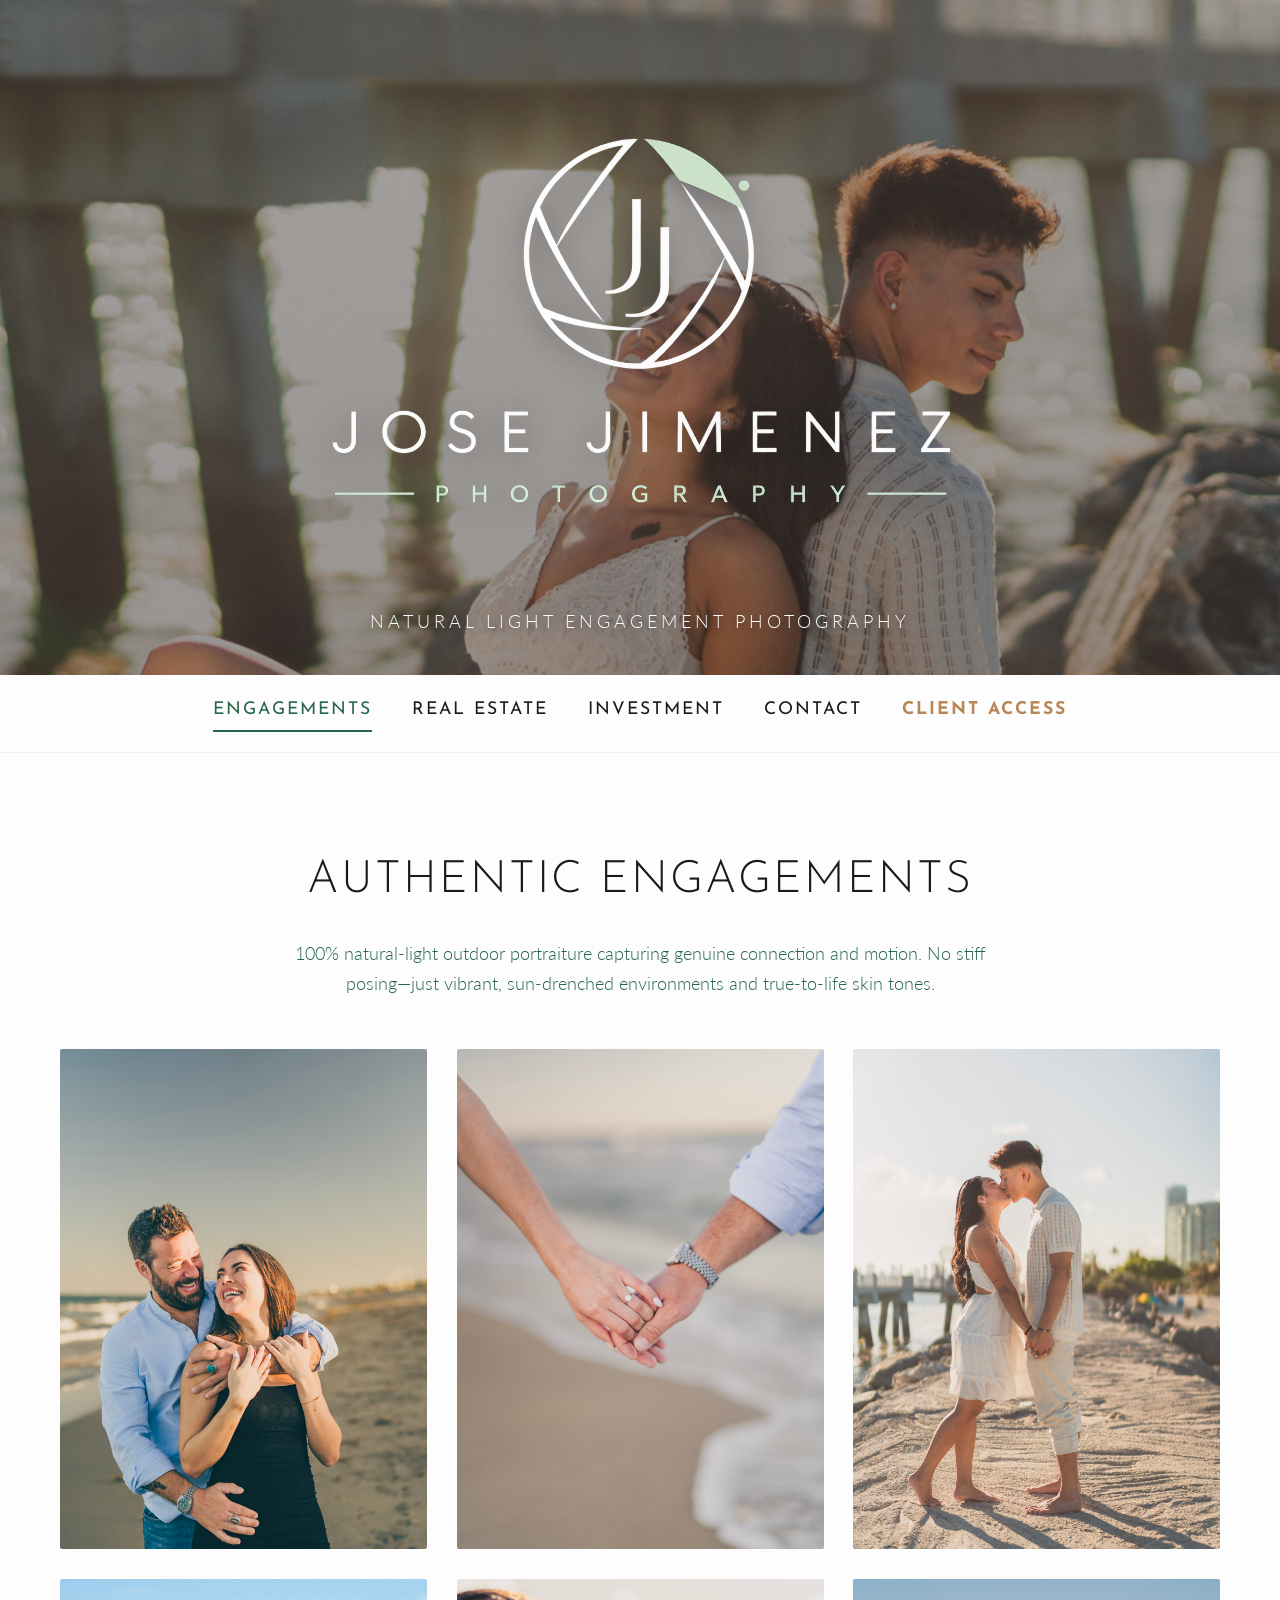
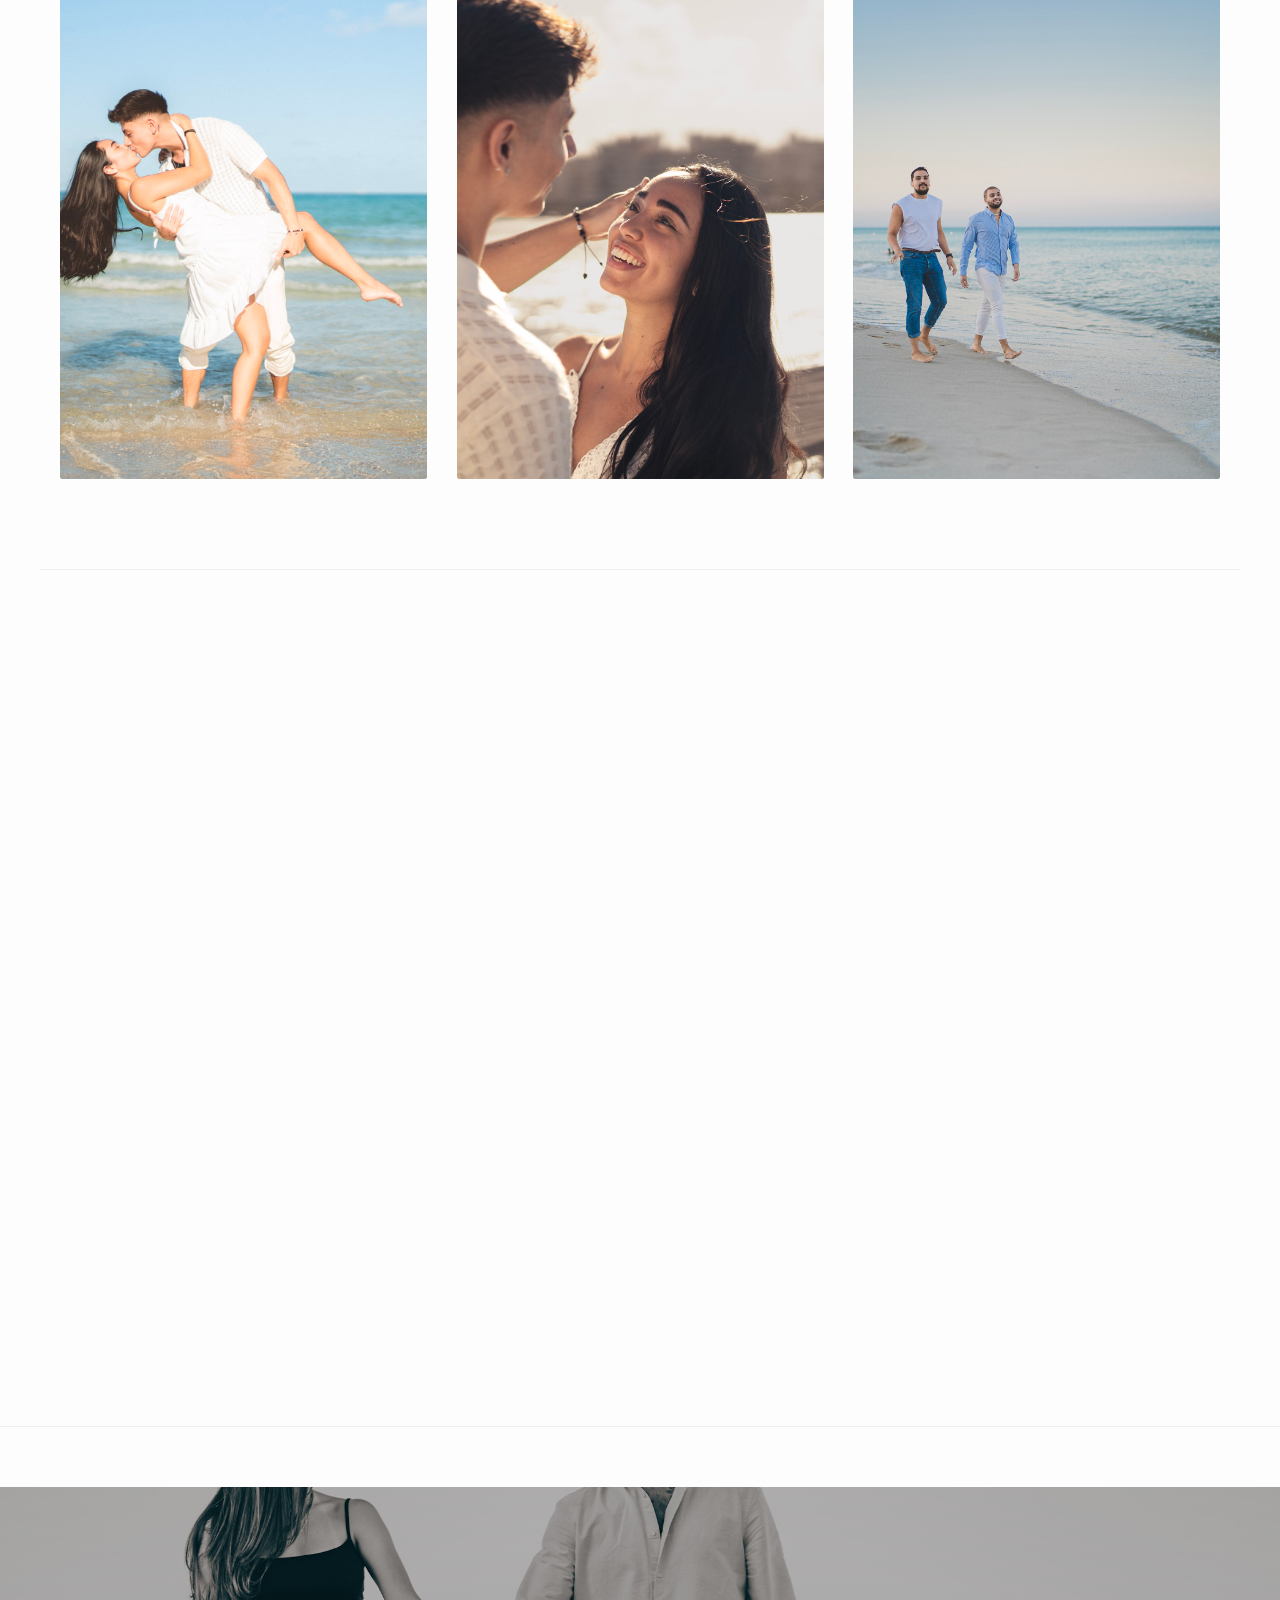
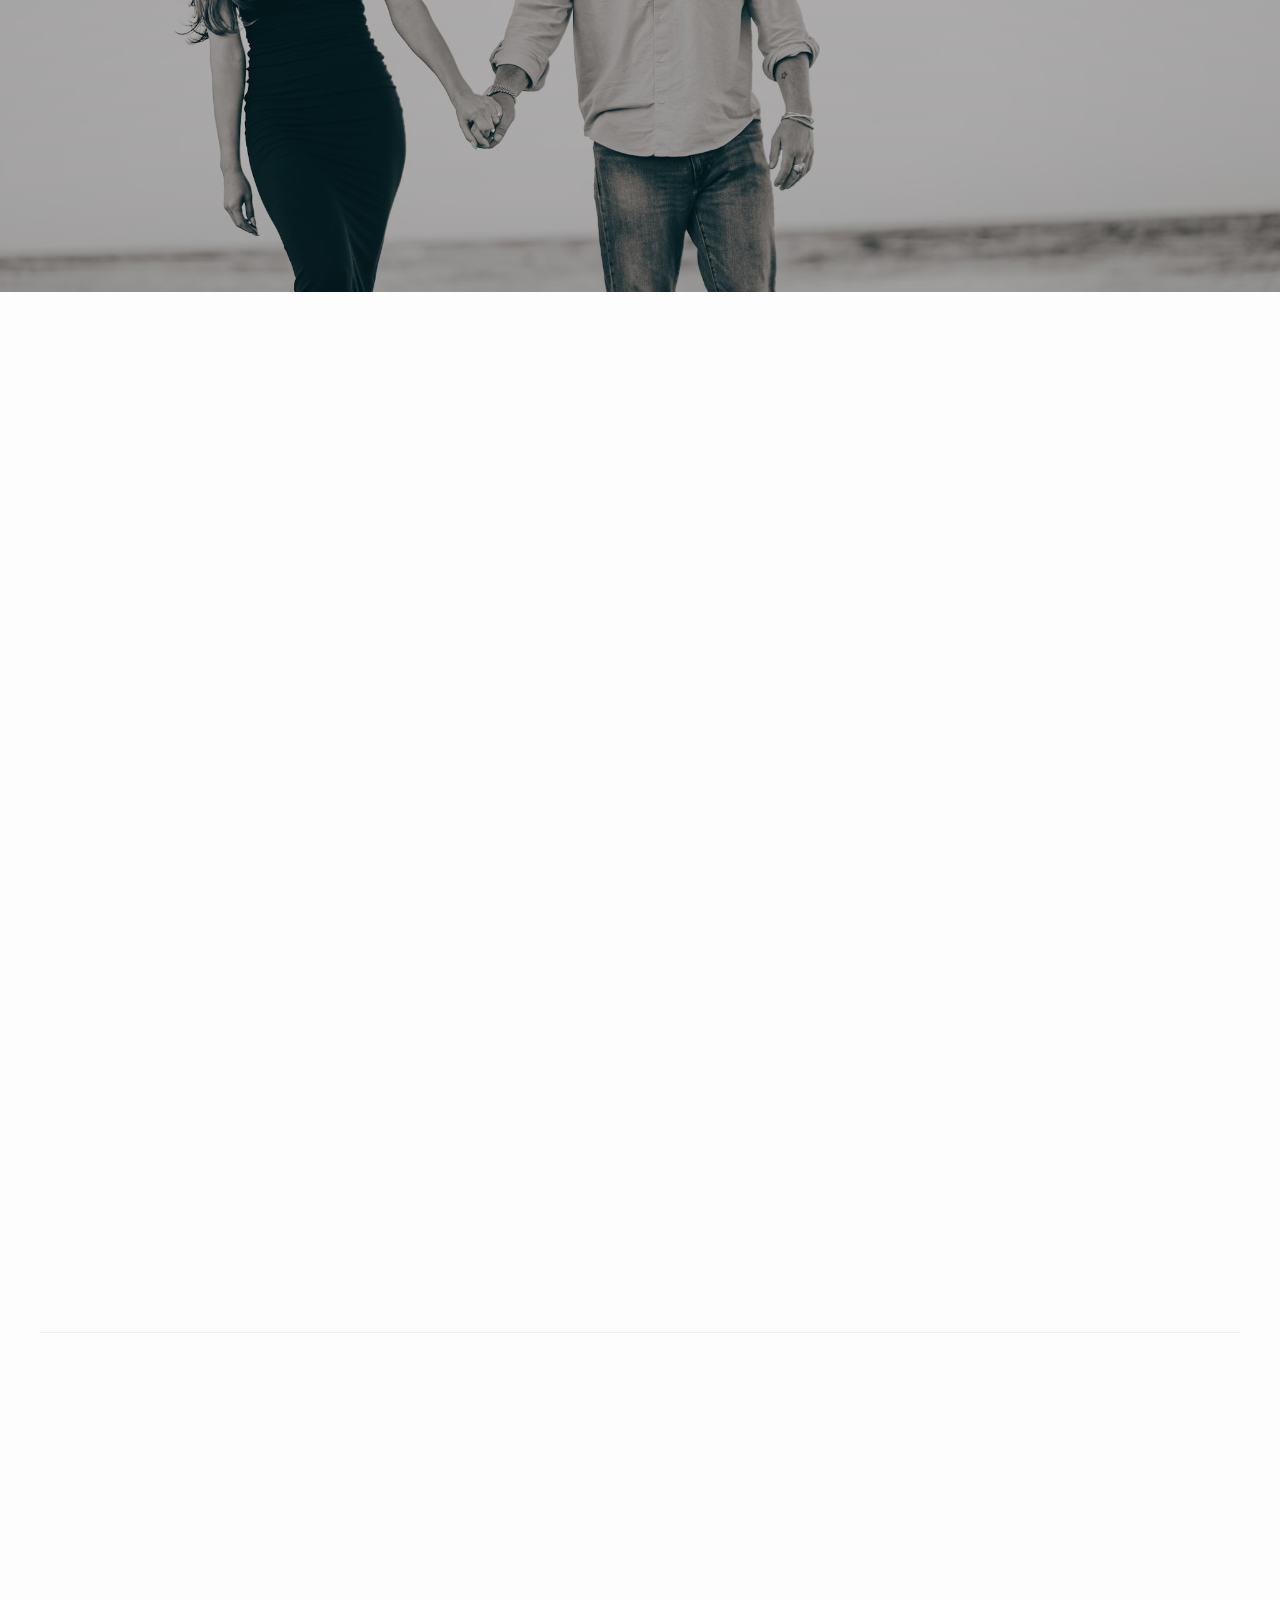
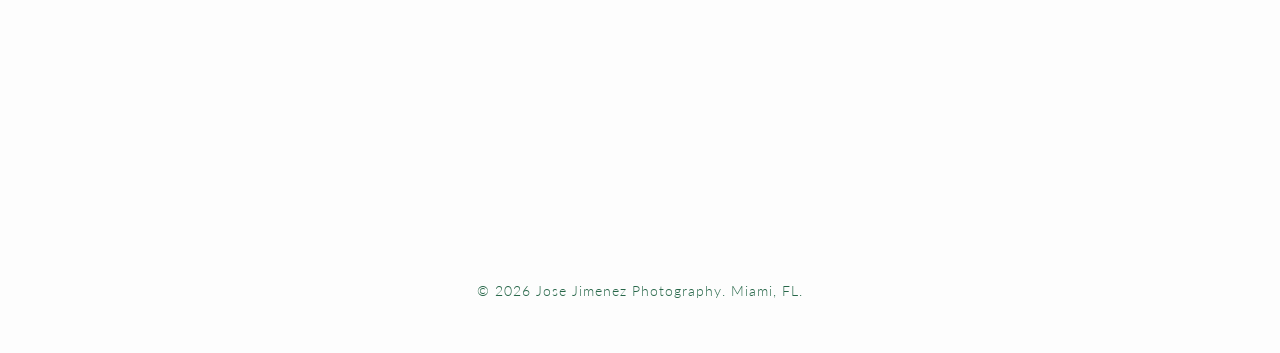
<file: index.html>
<!DOCTYPE html>
<html lang="en">
<head>
    <meta charset="UTF-8">
    <meta name="viewport" content="width=device-width, initial-scale=1.0">
    <title>Jose Jimenez | Engagement Photography</title>
    <link rel="stylesheet" href="style.css">
    <script src="script.js" defer></script>
	<link rel="icon" type="image/png" href="img/favicon.png">
</head>
<body>

    <header class="engagement-hero">
		<div class="hero-bg"></div>
        <div class="hero-content reveal">
			<!-- Replaces the written name with your custom aperture logo graphic -->
			<img src="img/logo.png" alt="Jose Jimenez Photography" class="hero-logo">
			<p>Natural Light Engagement Photography</p>
		</div>
    </header>

    <nav>
        <a href="index.html" class="active">Engagements</a>
        <a href="real-estate.html">Real Estate</a>
        <a href="#pricing">Investment</a>
        <a href="#contact">Contact</a>
		<!-- New secure client portal link pointing to your Pixieset/Pic-Time login page -->
		<a href="https://josejsphoto.pixieset.com/?t=engagement" target="_blank" class="client-portal-link">Client Access</a>
    </nav>

    <section id="engagements">
        <h2 class="reveal">Authentic Engagements</h2>
        <p class="section-desc reveal">100% natural-light outdoor portraiture capturing genuine connection and motion. No stiff posing—just vibrant, sun-drenched environments and true-to-life skin tones.</p>
        <div class="gallery">
            <img src="img/engagements/5-DSC01386.jpg" alt="Couple laughing on beach golden hour">
            <img src="img/engagements/2-DSC01617.jpg" alt="Engagement ring detail shot">
            <img src="img/engagements/8-DSC07716.jpg" alt="Couple kissing on rocky jetty">
            <img src="img/engagements/11-DSC07548.jpg" alt="Couple playing in shallow ocean water">
            <img src="img/engagements/14-DSC07421.jpg" alt="Intimate close-up portrait by the water">
            <img src="img/engagements/7-DSC07952.jpg" alt="Couple walking relaxed on shoreline">
        </div>
	</section>
	<!-- Modern Interactive Carousel Section -->
	<section class="carousel-section">
		<h2 class="reveal" style="text-align: center; margin-bottom: 40px;">Gallery Highlights</h2>
		<div class="carousel-container reveal">
			<button class="carousel-btn prev">&#10094;</button>
			<div class="carousel-track" id="dynamic-carousel-track">
				<!-- Dynamically populated from your image folder -->
			</div>
			<button class="carousel-btn next">&#10095;</button>
		</div>
	</section>

    <!-- Mid-Page Parallax Divider Banner -->
    <div class="divider-banner">
        <div class="divider-bg divider-engagement-bg"></div>
    </div>

    <section id="pricing">
        <h2 class="reveal">Portrait Investment</h2>
        <p class="section-desc reveal">Select a package below to open live availability and book your session.</p>
        <div class="pricing-grid">
            
            <!-- Package 1: Golden Hour Session -->
            <div class="pricing-card reveal selected-card">
                <h3>The Golden Hour Session</h3>
                <div class="price">$350</div>
                <ul>
                    <li>Up to 90-minute outdoor session</li>
                    <li>1 to 2 nearby locations</li>
                    <li>30+ professionally edited digital images</li>
                    <li>Styling and prompt-based posing guide</li>
                    <li>Printed Photo Album for additional investment</li>
                </ul>
                <!-- Opens Golden Hour Calendar in a new tab -->
                <a href="https://calendar.app.google/NS54JKwMURCj6ZmBA" target="_blank" rel="noopener noreferrer" class="cta-button" style="display: block; margin-top: 25px; width: 100%; padding: 12px; background: #d4af37; color: #111; font-weight: 600; text-align: center; text-decoration: none; border-radius: 4px; transition: opacity 0.3s ease;">Select & Book</a>
            </div>

            <!-- Package 2: The Outdoor Session -->
            <div class="pricing-card reveal">
                <h3>The Outdoor Session</h3>
                <div class="price">$195</div>
                <ul>
                    <li>Up to 45-minute outdoor session</li>
                    <li>1 to 2 nearby locations</li>
                    <li>15+ professionally edited digital images</li>
                    <li>Styling and prompt-based posing guide</li>
                    <li>Printed Photo Album for additional investment</li>
                </ul>
                <!-- Opens Outdoor Session Calendar in a new tab -->
                <a href="https://calendar.app.google/vf3s1ajphNz3xRdj9" target="_blank" rel="noopener noreferrer" class="cta-button" style="display: block; margin-top: 25px; width: 100%; padding: 12px; background: #d4af37; color: #FFF; font-weight: 600; text-align: center; text-decoration: none; border-radius: 4px; transition: opacity 0.3s ease;">Select & Book Now</a>
            </div>

        </div>
    </section>
	<!-- Frequently Asked Questions Section -->
    <section id="faq" class="faq-section">
        <h2 class="reveal" style="text-align: center; margin-bottom: 40px;">Frequently Asked Questions</h2>
        
        <div class="faq-container reveal">
            <!-- Engagement & General Questions -->
            <div class="faq-item">
                <button class="faq-question">
                    <span>What is your approach to engagement photography?</span>
                    <span class="faq-icon">+</span>
                </button>
                <div class="faq-answer">
                    <p>We focus entirely on natural-light outdoor portraiture that captures genuine connection, movement, and candid emotion. No stiff, awkward posing—just vibrant, sun-drenched environments and true-to-life skin tones.</p>
                </div>
            </div>

            <div class="faq-item">
                <button class="faq-question">
                    <span>What should we wear for our session?</span>
                    <span class="faq-icon">+</span>
                </button>
                <div class="faq-answer">
                    <p>Every booking includes a personalized styling and prompt-based posing guide. As a rule of thumb, neutral, earthy, or soft pastel tones complement natural outdoor backdrops and keep the focus timelessly on you.</p>
                </div>
            </div>

            <div class="faq-item">
                <button class="faq-question">
                    <span>How and when will I receive my final photos?</span>
                    <span class="faq-icon">+</span>
                </button>
                <div class="faq-answer">
                    <p>Your professionally edited digital images are delivered securely via a password-protected Pixieset client portal. Turnaround time is typically 1 to 2 weeks for portraits and next-day for real estate listings.</p>
                </div>
            </div>

            <div class="faq-item">
                <button class="faq-question">
                    <span>What is your policy for Miami weather changes?</span>
                    <span class="faq-icon">+</span>
                </button>
                <div class="faq-answer">
                    <p>South Florida weather can be unpredictable. We monitor forecasts closely leading up to your outdoor shoot and are always flexible to seamlessly reschedule or pivot to a covered architectural backup location at no extra charge.</p>
                </div>
            </div>
        </div>
    </section>
    <!-- General Inquiries & Custom Quotes Section -->
    <section id="contact" class="contact-section">
        <h2 class="reveal" style="text-align: center; margin-bottom: 15px;">General Inquiries & Custom Quotes</h2>
        <p class="section-desc reveal" style="text-align: center; margin-bottom: 40px;">Have a custom request or general question? Send a message below.</p>
        
        <form id="contact-form" class="reveal">
            <div class="form-group" style="margin-bottom: 20px;">
                <label for="name" style="display: block; margin-bottom: 8px; color: #ccc;">Name</label>
                <input type="text" id="name" name="name" required placeholder="Your Name" style="width: 100%; padding: 12px; background: rgba(255,255,255,0.05); border: 1px solid rgba(255,255,255,0.1); color: #fff; border-radius: 4px;">
            </div>
            <div class="form-group" style="margin-bottom: 20px;">
                <label for="email" style="display: block; margin-bottom: 8px; color: #ccc;">Email</label>
                <input type="email" id="email" name="email" required placeholder="your@email.com" style="width: 100%; padding: 12px; background: rgba(255,255,255,0.05); border: 1px solid rgba(255,255,255,0.1); color: #fff; border-radius: 4px;">
            </div>
            <div class="form-group" style="margin-bottom: 25px;">
                <label for="message" style="display: block; margin-bottom: 8px; color: #ccc;">Message / Details</label>
                <textarea id="message" name="message" rows="5" required placeholder="Tell me about your project or inquiry..." style="width: 100%; padding: 12px; background: rgba(255,255,255,0.05); border: 1px solid rgba(255,255,255,0.1); color: #fff; border-radius: 4px;"></textarea>
            </div>
            <button type="submit" class="cta-button submit-btn" style="width: 100%; padding: 14px; background: #d4af37; color: #111; font-weight: 600; border: none; border-radius: 4px; cursor: pointer;">Send Message</button>
        </form>
    </section>
	<!-- Client Testimonials Section -->
    <section class="testimonials-section">
        <h2 class="reveal" style="text-align: center; margin-bottom: 15px;">Trusted by Clients & Realtors</h2>
        <p class="section-desc reveal" style="text-align: center; margin-bottom: 50px;">Read what couples and top-producing professionals have to say about their experience.</p>
        
        <div class="testimonials-grid reveal">
            <!-- Engagement Testimonial -->
            <div class="testimonial-card">
                <p class="testimonial-quote">"Working with Jose was an absolute dream. He made us feel completely natural during our Miami session, and the final gallery completely exceeded our expectations."</p>
                <div class="testimonial-author">
                    <h4>Sofia & Mateo</h4>
                    <span>Engagement Clients</span>
                </div>
            </div>
        </div>
    </section>
    <footer>
        <p>&copy; 2026 Jose Jimenez Photography. Miami, FL.</p>
    </footer>
	<!-- Lightbox Modal for Full-Size Image Viewing with Navigation -->
    <div id="lightbox-modal" class="lightbox">
        <span class="lightbox-close">&times;</span>
        <button class="lightbox-nav lightbox-prev">&#10094;</button>
        <img class="lightbox-content" id="lightbox-img" alt="Enlarged View">
        <button class="lightbox-nav lightbox-next">&#10095;</button>
    </div>
</body>
</html>
</file>
<file: style.css>
/* Import Google Fonts: Josefin Sans and Lato */
@import url('https://fonts.googleapis.com/css2?family=Josefin+Sans:wght@300;400&family=Lato:wght@300;400;700&display=swap');

/* ==========================================
   GLOBAL THEME VARIABLES (System Dark/Light)
   ========================================== */
:root {
    /* Default Light Mode */
    --bg: #fdfdfd;
    --surface: #f4f4f4;
    --secondary: #f4f4f4;
    --primary: #1a1a1a;
    --text: #333333;
    --card-bg: #ffffff;
    --accent: #276749;
    --pastel-green: #d4e0d4;
    --green-hover: #b8ccb8;
    --border-color: #eee;

    /* Real Estate Warm & Wood Notes (Light Mode) */
    --re-bg: #e3e1de;         /* Warm Alabaster */
    --re-surface: #f2ede4;    /* Soft Warm Linen */
    --re-wood-dark: #3a2e26;  /* Rich Walnut */
    --re-wood-warm: #b88656;  /* Amber Teak Accent */
    --re-text: #2c2521;       /* Deep Espresso Text */
}

/* Automatic Device Dark Mode Detection */
@media (prefers-color-scheme: dark) {
    :root {
        --bg: #1a1a1a;
        --surface: #242424;
        --secondary: #242424;
        --primary: #fdfdfd;
        --text: #e0e0e0;
        --card-bg: #222222;
        --accent: #d4e0d4;
        --pastel-green: #d4e0d4;
        --green-hover: #c2d1c2;
        --border-color: #333333;

        /* Real Estate Warm & Wood Notes (Dark Mode) */
        --re-bg: #141210;         /* Deep Charcoal-Black */
        --re-surface: #1e1a17;    /* Dark Espresso Surface */
        --re-wood-dark: #f2ede4;  /* Light Warm Cream Contrast */
        --re-wood-warm: #d49f6b;  /* Warm Honey Oak Accent */
        --re-text: #f5f2ed;       /* Warm Off-White Text */
    }
}

/* ==========================================
   BASE & LAYOUT STYLES
   ========================================== */
* { 
    margin: 0; 
    padding: 0; 
    box-sizing: border-box; 
}

body { 
    font-family: 'Lato', sans-serif; 
    font-weight: 400;
    color: var(--text); 
    background: var(--bg); 
    line-height: 1.7; 
    overflow-x: hidden;
    transition: background-color 0.3s ease, color 0.3s ease;
}
/* Bridge Real Estate variables to the active page variables when on the Real Estate page */
body.real-estate-page {
    --bg: var(--re-bg);
    --surface: var(--re-surface);
    --primary: var(--re-wood-dark);
    --accent: var(--re-wood-warm);
    --text: var(--re-text);
    --card-bg: var(--re-surface);
}

h1, h2, h3 {
    font-family: 'Josefin Sans', sans-serif;
    font-weight: 300;
    color: var(--primary);
}

/* Navigation */
nav { 
    display: flex; 
    justify-content: center; 
    gap: 40px; 
    padding: 20px; 
    background: var(--bg); 
    position: sticky; 
    top: 0; 
    z-index: 100; 
    border-bottom: 1px solid var(--border-color); 
    backdrop-filter: blur(8px); 
}

nav a { 
    text-decoration: none; 
    color: var(--primary); 
    font-family: 'Josefin Sans', sans-serif; 
    font-weight: 400; 
    font-size: 1.1rem; 
    text-transform: uppercase; 
    letter-spacing: 2px; 
    transition: color 0.3s, border-bottom 0.3s; 
    padding-bottom: 5px; 
    border-bottom: 2px solid transparent; 
}

nav a:hover, nav a.active { 
    color: var(--accent); 
    border-bottom: 2px solid var(--accent); 
}

/* Main Hero Banner Parallax */
header { 
    height: 75vh; 
    display: flex; 
    flex-direction: column; 
    justify-content: center; 
    align-items: center; 
    text-align: center; 
    padding: 20px;
    position: relative;
    overflow: hidden;
}
.comparison-title {
    text-align: center;
    margin-bottom: 15px;
    font-weight: 300;
    font-size: 20px;
    color: var(--re-text); /* Automatically switches based on active theme! */
}
.hero-bg, .divider-bg {
    position: absolute;
    top: -50%;
    left: 0;
    width: 100%;
    height: 200%;
    background-size: cover;
    background-repeat: no-repeat;
    will-change: transform;
    z-index: 0;
}

.engagement-hero .hero-bg {
    background: linear-gradient(rgba(0, 0, 0, 0.3), rgba(0, 0, 0, 0.4)), url('img/engagements/9-DSC07675.jpg') center center / cover no-repeat fixed;
    background-position: center;
}

.realestate-hero .hero-bg {
    background: linear-gradient(rgba(0, 0, 0, 0.3), rgba(0, 0, 0, 0.4)), url('img/real-estate/2-DSC06690.jpg') center center / cover no-repeat fixed;
    background-position: center;
}

header h1, header p, .hero-content {
    position: relative;
    z-index: 1;
}

header h1 { 
    font-size: 4.5rem; 
    letter-spacing: 6px; 
    text-transform: uppercase; 
    color: #fff; 
    text-shadow: 0 4px 15px rgba(0,0,0,0.4); 
}

header p { 
    font-size: 1.15rem; 
    font-weight: 300; 
    color: #fdfdfd; 
    margin-top: 15px; 
    letter-spacing: 4px; 
    text-transform: uppercase; 
    font-family: 'Lato', sans-serif; 
    text-shadow: 0 2px 10px rgba(0,0,0,0.4); 
}

/* Hero Logo Replacement */
.hero-logo {
    max-width: 800px;
    width: 100%;
    height: auto;
    margin-bottom: 12px;
    filter: drop-shadow(0 4px 15px rgba(0, 0, 0, 0.4));
}
/* Highlight the Client Access nav item */
.client-portal-link {
    color: var(--re-wood-warm, var(--primary)) !important;
    font-weight: 700 !important;
}
/* Mid-Page Parallax Divider Banners */
.divider-banner {
    height: 45vh;
    margin: 60px 0;
    position: relative;
    overflow: hidden;
    display: flex;
    align-items: center;
    justify-content: center;
}

.divider-engagement-bg {
    background: linear-gradient(rgba(0, 0, 0, 0.2), rgba(0, 0, 0, 0.3)), 
                url('img/engagements/1-DSC01633.jpg') center center / cover no-repeat;
    background-position: center 1%;            
}

.divider-realestate-bg {
    background: linear-gradient(rgba(0, 0, 0, 0.2), rgba(0, 0, 0, 0.3)), 
                url('img/real-estate/1.png') center center / cover no-repeat;
     background-position: center 20%;
}

section { 
    padding: 90px 20px; 
    max-width: 1200px; 
    margin: 0 auto; 
    border-bottom: 1px solid var(--border-color); 
}

section:last-of-type { 
    border-bottom: none; 
}

h2 { 
    text-align: center; 
    font-size: 2.8rem; 
    margin-bottom: 20px; 
    letter-spacing: 2px; 
    text-transform: uppercase; 
}

.section-desc { 
    text-align: center; 
    max-width: 700px; 
    margin: 0 auto 50px; 
    color: var(--accent); 
    font-size: 1.1rem; 
    font-weight: 300; 
}

.gallery { 
    display: grid; 
    grid-template-columns: repeat(auto-fit, minmax(350px, 1fr)); 
    gap: 30px; 
}

.gallery img { 
    width: 100%; 
    height: 500px; 
    object-fit: cover; 
    border-radius: 2px; 
    transition: transform 0.5s ease, box-shadow 0.5s ease; 
    background: #eee; 
}

.gallery img:hover { 
    transform: translateY(-5px) scale(1.02); 
    box-shadow: 0 15px 30px rgba(0,0,0,0.15); 
}

.pricing-grid { 
    display: grid; 
    grid-template-columns: repeat(auto-fit, minmax(300px, 1fr)); 
    gap: 40px; 
    margin-top: 50px; 
}

.pricing-card { 
    background: var(--card-bg); 
    color: var(--text);
    padding: 50px 40px; 
    border-radius: 4px; 
    text-align: center; 
    cursor: pointer;
    border: 2px solid transparent;
    transition: transform 0.4s cubic-bezier(0.25, 0.46, 0.45, 0.94), 
                box-shadow 0.4s cubic-bezier(0.25, 0.46, 0.45, 0.94), 
                border-color 0.3s ease;
    box-shadow: 0 4px 15px rgba(0, 0, 0, 0.04); 
}

.pricing-card:hover { 
    transform: translateY(-5px); 
}

.pricing-card.selected-card {
    border-color: #276749;
    box-shadow: 0 15px 35px rgba(0, 0, 0, 0.08);
}

.pricing-card h3 { 
    margin-bottom: 15px; 
    font-size: 1.8rem; 
    letter-spacing: 1px; 
    text-transform: uppercase; 
}

.pricing-card .price { 
    font-size: 2.2rem; 
    font-weight: 400; 
    margin-bottom: 30px; 
    font-family: 'Lato', sans-serif; 
    color: var(--primary); 
}

.pricing-card ul { 
    list-style: none; 
    text-align: left; 
    margin-bottom: 30px; 
}

.pricing-card ul li { 
    margin-bottom: 15px; 
    font-size: 1.05rem; 
    font-weight: 400; 
    border-bottom: 1px solid rgba(128, 128, 128, 0.2); 
    padding-bottom: 10px; 
    color: var(--text); 
}

form { 
    display: flex; 
    flex-direction: column; 
    gap: 20px; 
    max-width: 600px; 
    margin: 0 auto; 
}

input, select, textarea { 
    width: 100%; 
    padding: 18px; 
    border: 1px solid var(--border-color); 
    border-radius: 2px; 
    font-family: 'Lato', sans-serif; 
    font-size: 1rem; 
    font-weight: 300; 
    background: var(--surface); 
    color: var(--text);
    transition: border-color 0.3s; 
}

input:focus, select:focus, textarea:focus { 
    outline: none; 
    border-color: var(--pastel-green); 
    background: var(--card-bg); 
}

button { 
    padding: 20px; 
    background: var(--pastel-green); 
    color: var(--primary); 
    border: none; 
    border-radius: 2px; 
    cursor: pointer; 
    text-transform: uppercase; 
    letter-spacing: 3px; 
    font-family: 'Josefin Sans', sans-serif; 
    font-size: 1.1rem; 
    font-weight: 400; 
    transition: background 0.3s, color 0.3s; 
}

button:hover { 
    background: var(--green-hover); 
    color: var(--primary); 
}

/* Live Selected Package Indicator & Add-on Box */
.selected-package-indicator {
    font-family: 'Lato', sans-serif;
    font-size: 0.95rem;
    color: var(--accent);
    font-style: italic;
    background: var(--surface);
    padding: 12px 18px;
    border-left: 3px solid var(--pastel-green);
    border-radius: 2px;
}

.addon-container {
    background: var(--surface);
    border: 1px solid var(--border-color);
    padding: 16px 20px;
    border-radius: 2px;
    display: flex;
    align-items: center;
    gap: 12px;
    font-family: 'Lato', sans-serif;
    font-size: 0.95rem;
    color: var(--text);
    transition: all 0.3s ease;
}

.addon-container input[type="checkbox"] {
    width: 18px;
    height: 18px;
    accent-color: var(--primary);
    cursor: pointer;
}

.addon-container label {
    cursor: pointer;
    font-weight: 400;
}

footer { 
    text-align: center; 
    padding: 50px; 
    color: var(--accent); 
    font-size: 0.9rem; 
    font-weight: 300; 
    letter-spacing: 1px; 
}

/* Modern Sleek Carousel */
.carousel-section {
    padding: 90px 0;
    max-width: 100%;
    overflow: hidden;
    border-bottom: 1px solid var(--border-color);
}

.carousel-container {
    position: relative;
    max-width: 1300px;
    margin: 0 auto;
    padding: 0 40px;
}

.carousel-track {
    display: flex;
    gap: 30px;
    overflow-x: auto;
    scroll-snap-type: x mandatory;
    scroll-behavior: smooth;
    -webkit-overflow-scrolling: touch;
    padding: 20px 0;
}

.carousel-track::-webkit-scrollbar {
    display: none;
}

.carousel-card {
    flex: 0 0 400px;
    height: 520px;
    scroll-snap-align: start;
    border-radius: 2px;
    overflow: hidden;
    background: var(--surface);
    position: relative;
    box-shadow: 0 10px 30px rgba(0,0,0,0.04);
}

.carousel-card img {
    width: 100%;
    height: 100%;
    object-fit: cover;
    transition: transform 0.6s cubic-bezier(0.25, 0.46, 0.45, 0.94);
}

.carousel-card:hover img {
    transform: scale(1.04);
}

/* Carousel Navigation Buttons */
.carousel-btn {
    position: absolute;
    top: 50%;
    transform: translateY(-50%);
    background: var(--card-bg);
    border: 1px solid var(--border-color);
    color: var(--primary);
    width: 55px;
    height: 55px;
    border-radius: 50%;
    cursor: pointer;
    z-index: 10;
    display: flex;
    align-items: center;
    justify-content: center;
    font-size: 1.2rem;
    transition: all 0.3s ease;
    box-shadow: 0 4px 20px rgba(0,0,0,0.08);
}

.carousel-btn:hover {
    background: var(--pastel-green);
    border-color: var(--pastel-green);
}

.carousel-btn.prev { left: -10px; }
.carousel-btn.next { right: -10px; }

/* Floating Success Toast Notification */
.toast-notification {
    position: fixed;
    bottom: 30px;
    right: 30px;
    background: var(--primary);
    color: var(--bg);
    padding: 16px 28px;
    border-radius: 4px;
    font-family: 'Lato', sans-serif;
    font-size: 0.95rem;
    letter-spacing: 1px;
    box-shadow: 0 10px 30px rgba(0,0,0,0.15);
    transform: translateY(100px);
    opacity: 0;
    transition: all 0.4s cubic-bezier(0.25, 0.46, 0.45, 0.94);
    z-index: 1000;
}

.toast-notification.show {
    transform: translateY(0);
    opacity: 1;
}

/* Apple-style Smooth Scroll Reveal Classes (Only active when JS is running) */
body.js-loaded .reveal {
    opacity: 0;
    transform: translateY(40px);
    transition: all 0.8s cubic-bezier(0.25, 0.46, 0.45, 0.94);
}

body.js-loaded .reveal.active {
    opacity: 1;
    transform: translateY(0);
}

/* ==========================================
   REAL ESTATE PAGE: WARM WOOD THEME OVERRIDES
   ========================================== */
body.real-estate-theme {
    background-color: var(--re-bg);
    color: var(--re-text);
}

body.real-estate-theme nav {
    background-color: var(--re-bg);
    border-bottom: 1px solid var(--re-surface);
}

body.real-estate-theme .pricing-card {
    background: var(--re-surface);
    border-color: rgba(184, 134, 86, 0.2);
}

body.real-estate-theme .pricing-card .price {
    color: var(--re-wood-warm);
}

body.real-estate-theme .addon-container {
    background: var(--re-surface);
    border-color: rgba(184, 134, 86, 0.3);
    color: var(--re-text);
}

body.real-estate-theme .selected-package-indicator {
    background: var(--re-surface);
    border-left-color: var(--re-wood-warm);
    color: var(--re-wood-warm);
}
/* ==========================================
   MOBILE RESPONSIVENESS FIXES (Phones & Small Viewports)
   ========================================== */
@media (max-width: 768px) {
    /* Make Navigation Scrollable & Compact on Mobile */
    nav {
        gap: 20px;
        padding: 15px 20px;
        justify-content: flex-start;
        overflow-x: auto;
        -webkit-overflow-scrolling: touch;
        white-space: nowrap;
    }

    nav::-webkit-scrollbar {
        display: none; /* Hide scrollbar for a clean Apple aesthetic */
    }

    nav a {
        font-size: 0.9rem;
        letter-spacing: 1px;
    }

    /* Scale Down Hero Logo & Subtitle for Phones */
    .hero-logo {
        max-width: 240px;
    }

    header p {
        font-size: 0.85rem;
        letter-spacing: 2px;
        padding: 0 15px;
    }

    /* Adjust Section Headings for Mobile */
    h2 {
        font-size: 2.1rem;
    }

    section {
        padding: 60px 15px;
    }

    /* Adjust Carousel Card Width for Smaller Screens */
    .carousel-card {
        flex: 0 0 300px;
        height: 400px;
    }
}
/* ==========================================
   EDITORIAL GALLERY SCROLL-IN ANIMATION
   ========================================== */
.gallery img {
    opacity: 0;
    transition: transform 0.8s cubic-bezier(0.16, 1, 0.3, 1), 
                opacity 0.8s cubic-bezier(0.16, 1, 0.3, 1);
    will-change: transform, opacity;
}

/* Odd images start shifted left */
.gallery img:nth-child(odd) {
    transform: translateX(-60px) translateY(30px);
}

/* Even images start shifted right */
.gallery img:nth-child(even) {
    transform: translateX(60px) translateY(30px);
}

/* When active, they glide home */
.gallery img.active {
    opacity: 1;
    transform: translateX(0) translateY(0);
}
/* Smooth Hover Zoom Effect for Gallery Images */
.gallery img.active:hover {
    transform: scale(1.03);
    transition: transform 0.4s cubic-bezier(0.16, 1, 0.3, 1), box-shadow 0.4s ease;
    box-shadow: 0 15px 30px rgba(0, 0, 0, 0.3);
    cursor: pointer;
}
/* ==========================================
   LIGHTBOX MODAL STYLES
   ========================================== */
.lightbox {
    display: none;
    position: fixed;
    z-index: 2000;
    top: 0;
    left: 0;
    width: 100%;
    height: 100%;
    background-color: rgba(0, 0, 0, 0.92);
    backdrop-filter: blur(10px);
    -webkit-backdrop-filter: blur(10px);
    justify-content: center;
    align-items: center;
    opacity: 0;
    transition: opacity 0.3s ease;
}

.lightbox.show {
    display: flex;
    opacity: 1;
}

.lightbox-content {
    max-width: 90%;
    max-height: 85vh;
    object-fit: contain;
    border-radius: 4px;
    box-shadow: 0 25px 50px rgba(0, 0, 0, 0.6);
    transform: scale(0.95);
    transition: transform 0.4s cubic-bezier(0.16, 1, 0.3, 1);
}

.lightbox.show .lightbox-content {
    transform: scale(1);
}

.lightbox-close {
    position: absolute;
    top: 25px;
    right: 35px;
    color: #fff;
    font-size: 45px;
    font-weight: 200;
    cursor: pointer;
    transition: color 0.2s ease;
    z-index: 2001;
}

.lightbox-close:hover {
    color: #d4af37;
}
/* ==========================================
   LIGHTBOX NAVIGATION BUTTONS & TOUCH STYLES
   ========================================== */
.lightbox-nav {
    position: absolute;
    top: 50%;
    transform: translateY(-50%);
    background: rgba(255, 255, 255, 0.1);
    color: #fff;
    border: none;
    font-size: 28px;
    padding: 15px 20px;
    cursor: pointer;
    border-radius: 50%;
    transition: background 0.3s ease, color 0.3s ease, transform 0.2s ease;
    z-index: 2001;
    user-select: none;
}

.lightbox-nav:hover {
    background: rgba(255, 255, 255, 0.25);
    color: #d4af37;
    transform: translateY(-50%) scale(1.05);
}

.lightbox-prev {
    left: 30px;
}

.lightbox-next {
    right: 30px;
}

/* Mobile Adjustments for Lightbox Arrows */
@media (max-width: 768px) {
    .lightbox-nav {
        padding: 10px 14px;
        font-size: 20px;
    }
    .lightbox-prev {
        left: 12px;
    }
    .lightbox-next {
        right: 12px;
    }
}
/* ==========================================
   REAL ESTATE CINEMATIC LANDSCAPE GALLERY
   ========================================== */
.real-estate-gallery {
    display: grid;
    grid-template-columns: repeat(2, 1fr);
    gap: 30px;
    max-width: 1300px;
    margin: 0 auto;
    padding: 0 20px;
}

.real-estate-gallery img {
    width: 100%;
    height: auto;
    aspect-ratio: 16 / 10; /* Clean cinematic horizontal ratio */
    object-fit: cover;
    border-radius: 4px;
    opacity: 0;
    transform: translateY(30px);
    transition: transform 0.8s cubic-bezier(0.16, 1, 0.3, 1), 
                opacity 0.8s cubic-bezier(0.16, 1, 0.3, 1);
    will-change: transform, opacity;
}

/* Make every 3rd image span both columns for an architectural feature look */
.real-estate-gallery img:nth-child(3n) {
    grid-column: span 2;
    aspect-ratio: 21 / 9; /* Ultra-wide panoramic feel */
}

.real-estate-gallery img.active {
    opacity: 1;
    transform: translateY(0);
}

.real-estate-gallery img.active:hover {
    transform: scale(1.02);
    transition: transform 0.4s cubic-bezier(0.16, 1, 0.3, 1), box-shadow 0.4s ease;
    box-shadow: 0 20px 40px rgba(0, 0, 0, 0.4);
    cursor: pointer;
}

/* Mobile Responsiveness for Real Estate Gallery */
@media (max-width: 768px) {
    .real-estate-gallery {
        grid-template-columns: 1fr;
    }
    .real-estate-gallery img:nth-child(3n) {
        grid-column: span 1;
        aspect-ratio: 16 / 10;
    }
}
/* ==========================================
   FAQ ACCORDION STYLES
   ========================================== */
.faq-container {
    max-width: 800px;
    margin: 0 auto;
    padding: 0 20px;
}

.faq-item {
    background: var(--surface);
    border: 1px solid var(--border-color);
    border-radius: 6px;
    margin-bottom: 15px;
    overflow: hidden;
    transition: border-color 0.3s ease, background-color 0.3s ease;
}

.faq-item:hover {
    border-color: var(--accent);
}

.faq-question {
	background:transparent;
    padding: 20px 25px;
    display: flex;
    justify-content: space-between;
    align-items: center;
    cursor: pointer;
    user-select: none;
	width: 100%;
}

.faq-question h3 {
    font-size: 16px;
    font-weight: 400;
    color: var(--text) !important;
    margin: 0;
}

.faq-icon {
    font-size: 20px;
    color: var(--accent);
    transition: transform 0.3s ease;
}

/* Hidden state for the answer */
.faq-answer {
    max-height: 0;
    padding: 0 25px;
    overflow: hidden;
    transition: max-height 0.4s cubic-bezier(0.4, 0, 0.2, 1), padding 0.4s ease;
    color: var(--text) !important;
	opacity: 0.85;
    font-size: 15px;
}

/* Active / Open state */
.faq-item.active .faq-answer {
    max-height: 300px; /* Adjust if your answers are very long */
    padding: 0 25px 25px 25px;
}

.faq-item.active .faq-icon {
    transform: rotate(45deg); /* Turns the '+' into an 'x' */
}
/* ==========================================
   BEFORE & AFTER COMPARISON SLIDER STYLES
   ========================================== */
.comparison-section {
    padding: 80px 20px;
    max-width: 1000px;
    margin: 0 auto;
}

.comparison-container {
    position: relative;
    width: 100%;
    aspect-ratio: 16 / 10;
    overflow: hidden;
    border-radius: 6px;
    box-shadow: 0 20px 40px rgba(0, 0, 0, 0.6);
    cursor: ew-resize;
    user-select: none;
}

.comparison-img-wrapper {
    position: absolute;
    top: 0;
    left: 0;
    width: 100%;
    height: 100%;
}

.comparison-img-wrapper img {
    width: 100%;
    height: 100%;
    object-fit: cover;
    display: block;
    pointer-events: none;
}

/* Before layer is clipped to reveal the after layer underneath */
.comparison-before {
    clip-path: inset(0 50% 0 0); /* Starts split right down the middle (50%) */
    will-change: clip-path;
}

.comparison-slider-handle {
    position: absolute;
    top: 0;
    bottom: 0;
    left: 50%;
    width: 3px;
    background: #d4af37; /* Luxury gold accent */
    z-index: 10;
    transform: translateX(-50%);
    pointer-events: none;
    will-change: left;
}

.handle-button {
    position: absolute;
    top: 50%;
    left: 50%;
    transform: translate(-50%, -50%);
    width: 44px;
    height: 44px;
    background: rgba(17, 17, 17, 0.9);
    border: 2px solid #d4af37;
    color: #d4af37;
    border-radius: 50%;
    display: flex;
    align-items: center;
    justify-content: center;
    font-size: 16px;
    box-shadow: 0 4px 15px rgba(0, 0, 0, 0.5);
    backdrop-filter: blur(5px);
}
/* ==========================================
   CLIENT TESTIMONIALS SECTION STYLES
   ========================================== */
.testimonials-section {
    padding: 90px 20px;
    max-width: 1100px;
    margin: 0 auto;
}

.testimonials-grid {
    display: grid;
    grid-template-columns: repeat(auto-fit, minmax(320px, 1fr));
    gap: 30px;
}

.testimonial-card {
    background: rgba(255, 255, 255, 0.02);
    border: 1px solid rgba(255, 255, 255, 0.06);
    border-radius: 6px;
    padding: 40px;
    display: flex;
    flex-direction: column;
    justify-content: space-between;
    transition: border-color 0.3s ease, transform 0.3s ease;
}

.testimonial-card:hover {
    border-color: rgba(212, 175, 55, 0.4);
    transform: translateY(-4px);
}

.testimonial-quote {
    color: #cccccc;
    font-size: 16px;
    line-height: 1.8;
    font-style: italic;
    margin-bottom: 30px;
}

.testimonial-author h4 {
    color: #ffffff;
    font-size: 16px;
    font-weight: 500;
    margin-bottom: 4px;
}

.testimonial-author span {
    color: #d4af37;
    font-size: 12px;
    letter-spacing: 1.5px;
    text-transform: uppercase;
}
/* ==========================================
   PRICING & BOOKING CONTAINER STYLES
   ========================================== */
.pricing-grid {
    display: grid;
    grid-template-columns: repeat(auto-fit, minmax(280px, 1fr));
    gap: 30px;
    max-width: 900px;
    margin: 0 auto;
    padding: 0 20px;
}

.pricing-card {
    background: rgba(255, 255, 255, 0.02);
    border: 1px solid rgba(255, 255, 255, 0.06);
    border-radius: 6px;
    padding: 40px 30px;
    text-align: center;
    cursor: pointer;
    transition: border-color 0.3s ease, transform 0.3s ease;
}

.pricing-card:hover, .pricing-card.selected-card {
    border-color: #d4af37;
    transform: translateY(-4px);
}

.booking-section {
    padding: 90px 20px;
    max-width: 900px;
    margin: 0 auto;
}

.booking-container {
    background: rgba(255, 255, 255, 0.02);
    border: 1px solid rgba(255, 255, 255, 0.06);
    border-radius: 8px;
    padding: 20px;
    box-shadow: 0 20px 40px rgba(0, 0, 0, 0.4);
    overflow: hidden;
}

.contact-section {
    padding: 90px 20px;
    max-width: 700px;
    margin: 0 auto;
}
</file>
